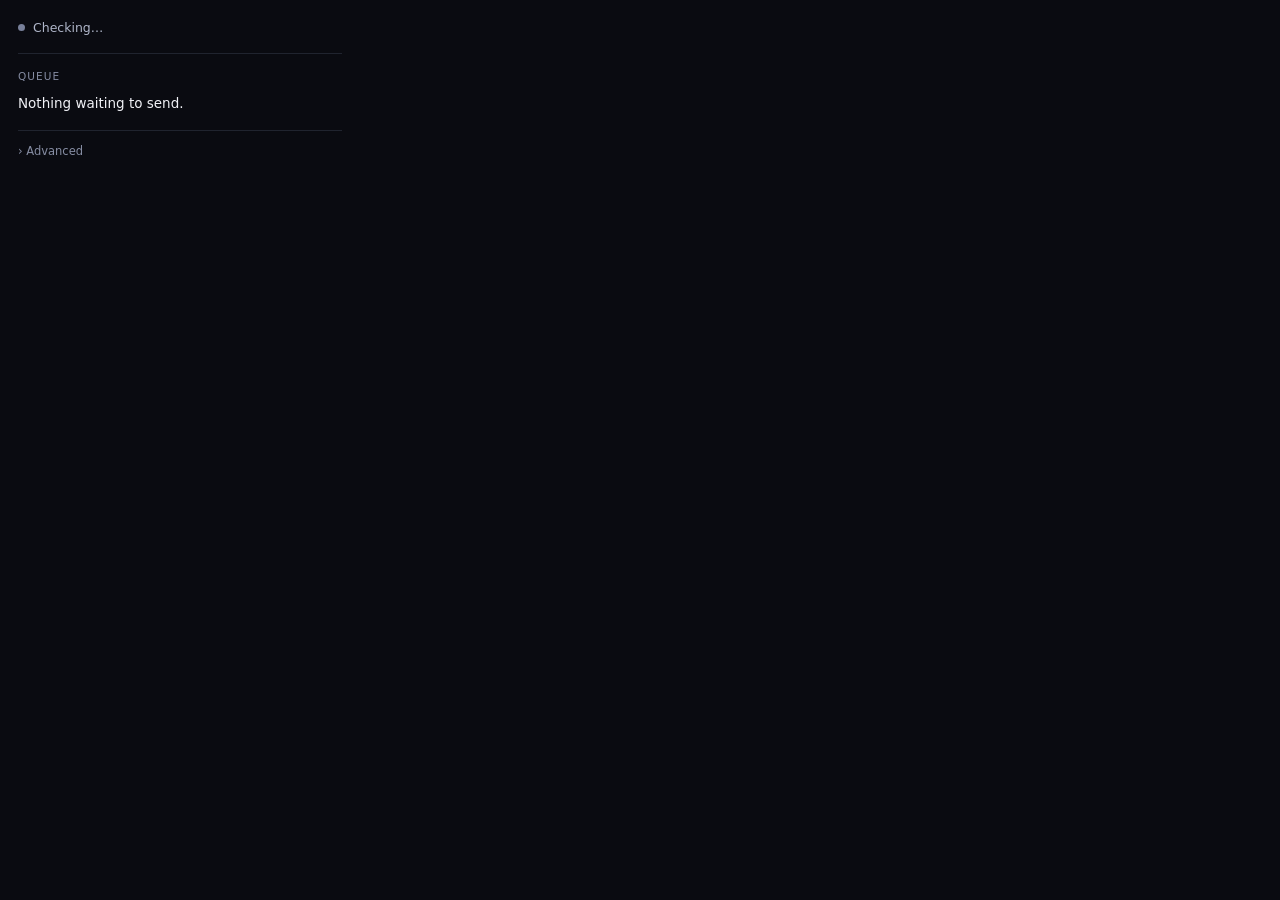
<file: extension/popup.html>
<!DOCTYPE html>
<html lang="en">
<head>
<meta charset="utf-8">
<style>
/* Subtractive by intent: no cards, no pills, no gradient headline. Hairline
   rules and one small-caps label carry the separation, type carries the
   hierarchy. The four tier colours mean what they mean in the report —
   confidence — and are never used for decoration. */
:root{
  --bg:#0A0B11; --ink:#F1F2F7; --ink-2:#AFB6C9; --muted:#868DA3;
  --line:#20242F; --field:#0F1118;
  --accent:#8B7BFF;                 /* matches the violet-accent tag */
  --observed:#3FC495;               /* green  — a fact we hold */
  --weak:#E0A93A;                   /* amber  — needs attention */
  --insufficient:#78809A;           /* grey   — not enough data */
  --negative:#C4433F;               /* red    — failing */
}
*{box-sizing:border-box}
body{margin:0;width:360px;background:var(--bg);color:var(--ink);
  font:14px/1.55 system-ui,-apple-system,"Segoe UI",sans-serif}
.wrap{padding:18px 18px 16px}

/* connection line */
header{display:flex;align-items:center;gap:8px;font-size:12.5px;color:var(--ink-2)}
.dot{width:7px;height:7px;border-radius:50%;background:var(--insufficient);flex:none}
.dot.on{background:var(--observed)}
.dot.warn{background:var(--weak)}

/* zones */
.zone{border-top:1px solid var(--line);margin-top:16px;padding-top:14px}
.label{font-size:10.5px;letter-spacing:.1em;text-transform:uppercase;
  color:var(--muted);margin:0 0 8px}
.headline{font-size:20px;line-height:1.25;margin:0 0 2px;letter-spacing:-.015em}
.line{margin:0 0 4px;font-size:13.5px}
.line.muted{color:var(--ink-2);font-size:12.5px}
.line.quiet{color:var(--insufficient);font-size:12.5px}

/* One stale application: the fact on the left, the action on the right. */
.stale-row{display:flex;align-items:baseline;justify-content:space-between;
  gap:10px;padding:8px 0;border-top:1px solid var(--line)}
.stale-row:first-child{border-top:0}
.stale-what{font-size:13px;min-width:0}
.stale-what b{font-weight:600}
.stale-when{display:block;font-size:11.5px;color:var(--insufficient);margin-top:1px}
.stale-go{flex:none;background:none;border:1px solid var(--line);color:var(--ink-2);
  border-radius:8px;padding:5px 10px;font-size:12px;font-weight:500;
  cursor:pointer;margin:0;width:auto}
.stale-go:hover{border-color:var(--muted);color:var(--ink)}

/* buttons */
button{width:100%;margin-top:12px;padding:10px;border:0;border-radius:9px;
  cursor:pointer;font:600 13px system-ui,-apple-system,"Segoe UI",sans-serif}
button.primary{background:var(--accent);color:#0A0B11}
button.ghost{background:none;border:1px solid var(--line);color:var(--ink-2);
  font-weight:500;margin-top:10px}
button.ghost:hover{border-color:var(--muted);color:var(--ink)}

/* advanced drawer */
details{margin-top:16px;border-top:1px solid var(--line);padding-top:12px}
summary{font-size:11.5px;color:var(--muted);cursor:pointer;list-style:none}
summary::-webkit-details-marker{display:none}
summary::before{content:"› ";color:var(--muted)}
details[open] summary::before{content:"⌄ "}
label{display:block;font-size:10.5px;color:var(--muted);margin:12px 0 5px;
  text-transform:uppercase;letter-spacing:.08em}
input{width:100%;padding:8px 10px;border-radius:8px;border:1px solid var(--line);
  background:var(--field);color:var(--ink);font:12px ui-monospace,monospace}
input:focus,textarea:focus{outline:2px solid var(--accent);outline-offset:1px}
textarea{width:100%;padding:8px 10px;border-radius:8px;
  border:1px solid var(--line);background:var(--field);color:var(--ink);
  font:11.5px/1.5 ui-monospace,monospace;resize:vertical}

/* Skill gap. Counts and named skills only — the numbers come from the server
   and are rendered as sent, with no sentence built around them here. */
.gap-head{display:flex;align-items:baseline;justify-content:space-between;
  gap:8px;margin-top:12px}
.gap-pct{font-size:20px;font-weight:650;letter-spacing:-.015em}
.gap-band{font-size:11px;letter-spacing:.09em;text-transform:uppercase;
  color:var(--muted)}
.gap-verdict{font-size:12.5px;color:var(--ink-2);margin:4px 0 0}
.gap-list{margin:10px 0 0;padding:0;list-style:none}
.gap-list li{font-size:13px;padding:6px 0;border-top:1px solid var(--line)}
.gap-list li:first-child{border-top:0}
.gap-list .need{color:var(--weak);font-size:11px;letter-spacing:.06em;
  text-transform:uppercase;margin-left:6px}
.gap-list .wks{display:block;font-size:11.5px;color:var(--insufficient);
  margin-top:1px}
.gap-note{font-size:11.5px;color:var(--insufficient);margin:10px 0 0;
  line-height:1.5}

.msg{font-size:11.5px;margin:12px 0 0;color:var(--muted);line-height:1.5}
.msg.warn{color:var(--weak)}
.hidden{display:none}
</style>
</head>
<body>
<div class="wrap">

  <header><span class="dot" id="dot"></span><span id="conn">Checking…</span></header>

  <button class="primary hidden" id="connect">Connect to RejectionIntel</button>
  <p class="msg hidden" id="connNote"></p>

  <section class="zone hidden" id="jobZone">
    <p class="label">This job</p>
    <p class="headline" id="jobTitle"></p>
    <p class="line muted" id="jobCompany"></p>
    <button class="ghost" id="capture">Capture this application</button>
    <button class="ghost" id="autofill">Fill the application form</button>
    <button class="ghost" id="analyze">Check this against my resume</button>
    <div id="gap"></div>
  </section>

  <section class="zone hidden" id="cohortZone">
    <p class="label">What the data says</p>
    <p class="line" id="benchLine"></p>
    <p class="line quiet" id="employerLine"></p>
  </section>

  <section class="zone hidden" id="staleZone">
    <p class="label">Gone quiet</p>
    <p class="line" id="staleLine"></p>
    <div id="staleList"></div>
  </section>

  <section class="zone" id="queueZone">
    <p class="label">Queue</p>
    <p class="line" id="queueLine">Nothing waiting to send.</p>
    <button class="ghost hidden" id="flush">Send them now</button>
  </section>

  <details id="adv">
    <summary>Advanced</summary>
    <label for="endpoint">Server</label>
    <input id="endpoint" placeholder="http://127.0.0.1:8000">
    <label for="token">API token (only if Connect can't reach the app)</label>
    <input id="token" type="password" placeholder="paste a token">
    <label for="resume">Resume text (used for the skills check)</label>
    <textarea id="resume" rows="4" placeholder="paste your resume text"></textarea>

    <label for="profile">Autofill profile (JSON, stays on this machine)</label>
    <textarea id="profile" rows="6"
      placeholder='{"first_name":"","last_name":"","email":"","phone":"","linkedin_url":"","location":""}'></textarea>

    <button class="ghost" id="save">Save</button>
    <button class="ghost" id="disconnect">Disconnect</button>
  </details>

  <p class="msg" id="msg"></p>
</div>

<script src="popup.js"></script>
</body>
</html>
</file>
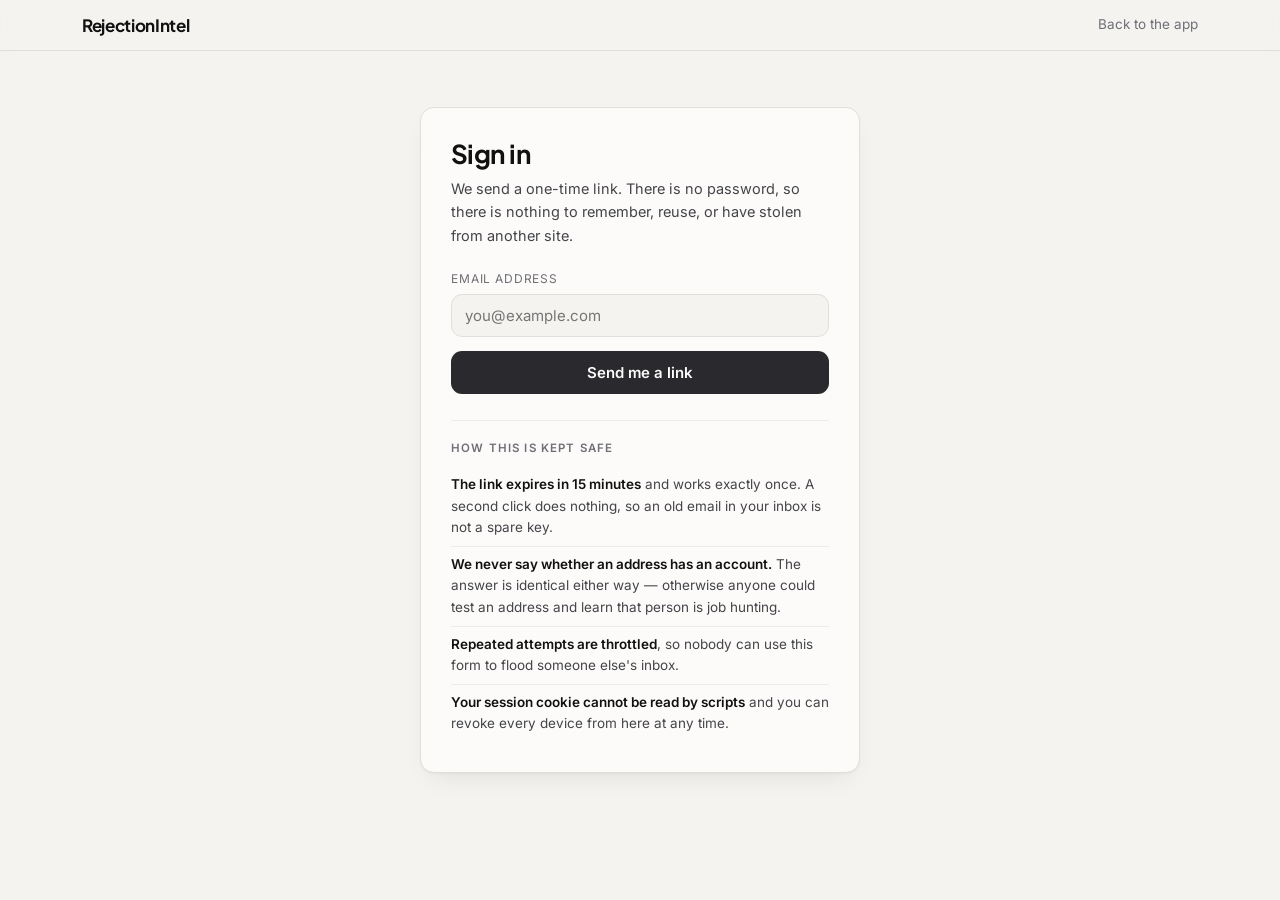
<file: site/signin.html>
<!DOCTYPE html>
<html lang="en">
<head>
<meta charset="utf-8">
<meta name="viewport" content="width=device-width, initial-scale=1">
<title>Sign in — RejectionIntel</title>
<meta name="description" content="Sign in to RejectionIntel with a one-time link. No password to remember, lose or reuse.">
<script>
(function(){
  try{
    var saved = localStorage.getItem('ri-theme');
    var sysDark = window.matchMedia && window.matchMedia('(prefers-color-scheme: dark)').matches;
    document.documentElement.setAttribute('data-theme', saved || (sysDark ? 'dark' : 'light'));
  }catch(e){ document.documentElement.setAttribute('data-theme','light'); }
})();
</script>
<link rel="preconnect" href="https://fonts.googleapis.com">
<link rel="preconnect" href="https://fonts.gstatic.com" crossorigin>
<link href="https://fonts.googleapis.com/css2?family=Plus+Jakarta+Sans:wght@600;700;800&family=Inter:wght@400;450;500;600&display=swap" rel="stylesheet">
<style>
:root{
  --bg:#F4F3F0;--card:#FCFBF9;--ink:#111112;--ink-2:#44454A;--muted:#6E7076;
  --line:#E0DFDA;--rule-soft:#ECEBE7;
  --accent:#2A2A2E;--accent-2:#111112;--accent-soft:#E8E7E2;--on-accent:#FCFBF9;
  --sem-strong:#0E8A5F;--sem-strong-bg:#E3F5ED;
  --sem-maybe:#C4820E;--sem-maybe-bg:#FBF1DE;
  --sem-none:#66666D;--sem-none-bg:#EDEFF4;
  --sem-neg:#C4433F;--sem-neg-bg:#FBEAEA;
  --display:'Plus Jakarta Sans',system-ui,sans-serif;
  --body:'Inter',system-ui,sans-serif;--mono:ui-monospace,monospace;
  --r:14px;--r-sm:11px;
  --shadow:0 1px 2px rgba(17,17,18,.04), 0 12px 28px -12px rgba(17,17,18,.10);
}
[data-theme="dark"]{
  --bg:#08080A;--card:#141416;--ink:#E8E8E4;--ink-2:#9A9AA1;--muted:#7E7E85;
  --line:#26262A;--rule-soft:#1C1C1F;
  --accent:#C7C7C9;--accent-2:#E8E8E4;--accent-soft:#1C1C1F;--on-accent:#08080A;
  --sem-strong:#3FC495;--sem-strong-bg:#10352A;
  --sem-maybe:#E0A93A;--sem-maybe-bg:#3A2E14;
  --sem-none:#8C8C93;--sem-none-bg:#1F1F23;
  --sem-neg:#F0776F;--sem-neg-bg:#3A1D1D;
  color-scheme:dark;
}
*{box-sizing:border-box}
body{margin:0;background:var(--bg);color:var(--ink);font:16px/1.6 var(--body);
  min-height:100vh;display:flex;flex-direction:column}

.nav{position:sticky;top:0;z-index:80;background:color-mix(in srgb,var(--bg) 86%,transparent);backdrop-filter:blur(12px) saturate(1.05);border-bottom:1px solid var(--line)}
.nav-in{max-width:1160px;margin:0 auto;padding:14px 22px;display:flex;
  align-items:center;justify-content:space-between}
.brand{font:700 17px var(--display);color:var(--ink);text-decoration:none;
  letter-spacing:-.02em}
.nav a.back{font-size:13.5px;color:var(--muted);text-decoration:none}
.nav a.back:hover{color:var(--ink)}

main{flex:1;display:flex;align-items:flex-start;justify-content:center;
  padding:56px 22px 40px}
.card{width:100%;max-width:440px;background:var(--card);border:1px solid var(--line);
  border-radius:var(--r);padding:30px;box-shadow:var(--shadow)}
h1{font:700 26px/1.2 var(--display);margin:0 0 8px;letter-spacing:-.02em}
.lede{color:var(--ink-2);font-size:14.5px;margin:0 0 22px}

label{display:block;font-size:12px;color:var(--muted);margin:0 0 6px;
  text-transform:uppercase;letter-spacing:.07em}
input[type=email]{width:100%;padding:11px 13px;border-radius:var(--r-sm);
  border:1px solid var(--line);background:var(--bg);color:var(--ink);
  font:15px var(--body)}
input[type=email]:focus{outline:2px solid var(--accent);outline-offset:1px}

button{width:100%;margin-top:14px;padding:12px;border:0;border-radius:var(--r-sm);
  background:var(--accent);color:var(--on-accent);font:600 15px var(--body);cursor:pointer}
button:hover{background:var(--accent-2)}
button[disabled]{opacity:.6;cursor:default}
button.ghost{background:none;border:1px solid var(--line);color:var(--ink-2);
  font-weight:500;margin-top:10px}

.state{margin-top:18px;padding:13px 15px;border-radius:var(--r-sm);font-size:14px;
  line-height:1.55;border:1px solid transparent}
.state.ok{background:var(--sem-strong-bg);color:var(--sem-strong)}
.state.warn{background:var(--sem-maybe-bg);color:var(--sem-maybe)}
.state.bad{background:var(--sem-neg-bg);color:var(--sem-neg)}
.state.flat{background:var(--sem-none-bg);color:var(--ink-2)}
.state a{color:inherit;font-family:var(--mono);font-size:12px;word-break:break-all}

.why{margin-top:26px;padding-top:20px;border-top:1px solid var(--rule-soft)}
.why h2{font:600 11.5px var(--body);letter-spacing:.1em;text-transform:uppercase;
  color:var(--muted);margin:0 0 12px}
.why ul{margin:0;padding:0;list-style:none}
.why li{font-size:13.5px;color:var(--ink-2);padding:7px 0;
  border-bottom:1px solid var(--rule-soft)}
.why li:last-child{border-bottom:0}
.why b{color:var(--ink);font-weight:600}

.signed{margin-top:18px;padding-top:18px;border-top:1px solid var(--rule-soft);
  font-size:13.5px;color:var(--ink-2)}
.hidden{display:none}
</style>
</head>
<body>

<nav class="nav">
  <div class="nav-in">
    <a class="brand" href="/">RejectionIntel</a>
    <a class="back" href="/app">Back to the app</a>
  </div>
</nav>

<main>
  <div class="card">

    <h1>Sign in</h1>
    <p class="lede">We send a one-time link. There is no password, so there is
      nothing to remember, reuse, or have stolen from another site.</p>

    <form id="form" autocomplete="on">
      <label for="email">Email address</label>
      <input id="email" name="email" type="email" required
             autocomplete="email" placeholder="you@example.com">
      <button type="submit" id="submit">Send me a link</button>
    </form>

    <div class="state hidden" id="state"></div>

    <div class="signed hidden" id="signed">
      <p id="signedAs" style="margin:0 0 10px"></p>
      <button class="ghost" id="logoutAll">Sign out on every device</button>
    </div>

    <div class="why">
      <h2>How this is kept safe</h2>
      <ul>
        <li><b>The link expires in 15 minutes</b> and works exactly once. A
          second click does nothing, so an old email in your inbox is not a
          spare key.</li>
        <li><b>We never say whether an address has an account.</b> The answer
          is identical either way — otherwise anyone could test an address and
          learn that person is job hunting.</li>
        <li><b>Repeated attempts are throttled</b>, so nobody can use this form
          to flood someone else's inbox.</li>
        <li><b>Your session cookie cannot be read by scripts</b> and you can
          revoke every device from here at any time.</li>
      </ul>
    </div>

  </div>
</main>

<script>
const $ = (id) => document.getElementById(id);

function show(el, cls, html) {
  el.className = "state " + cls;
  el.innerHTML = html;
  el.classList.remove("hidden");
}

/* Reflect what the verify redirect told us, so an expired link explains
   itself here rather than dumping the user on the app with a query string. */
const params = new URLSearchParams(location.search);
if (params.get("auth") === "expired") {
  show($("state"), "warn",
    "That link has expired or was already used. Enter your address and " +
    "we'll send a fresh one.");
}

async function refreshMe() {
  try {
    const me = await (await fetch("/api/auth/me")).json();
    if (me.signed_in) {
      $("signedAs").textContent = "Signed in as " + me.display + ".";
      $("signed").classList.remove("hidden");
    }
  } catch (e) { /* offline; the form still works */ }
}
refreshMe();

$("form").addEventListener("submit", async (e) => {
  e.preventDefault();
  const email = $("email").value.trim();
  if (!email) return;

  $("submit").disabled = true;
  $("submit").textContent = "Sending…";

  try {
    const body = new FormData();
    body.append("email", email);
    const res = await fetch("/api/auth/request", { method: "POST", body });
    const data = await res.json();

    if (res.status === 429) {
      show($("state"), "warn", data.detail || "Too many attempts. Try later.");
    } else if (!res.ok) {
      show($("state"), "bad", data.detail || "Something went wrong.");
    } else if (data.mode === "console") {
      // Development: no mail provider is configured and pretending otherwise
      // would send the user to an inbox that will never receive anything.
      show($("state"), "flat",
        "No mail provider is configured on this server, so the link is " +
        "below instead of in your inbox.<br><a href=\\"" + data.link +
        "\\">Open the sign-in link</a>");
    } else {
      show($("state"), "ok",
        "If that address is valid, a link is on its way. It expires in 15 " +
        "minutes and works once. Check your spam folder if it does not " +
        "arrive.");
    }
  } catch (err) {
    show($("state"), "bad", "Could not reach the server.");
  }

  $("submit").disabled = false;
  $("submit").textContent = "Send me a link";
});

$("logoutAll").addEventListener("click", async () => {
  const res = await fetch("/api/auth/logout-everywhere", { method: "POST" });
  const data = await res.json();
  if (res.ok) {
    $("signed").classList.add("hidden");
    show($("state"), "flat", data.note || "Signed out everywhere.");
  } else {
    show($("state"), "bad", data.detail || "Could not sign out.");
  }
});
</script>

</body>
</html>
</file>
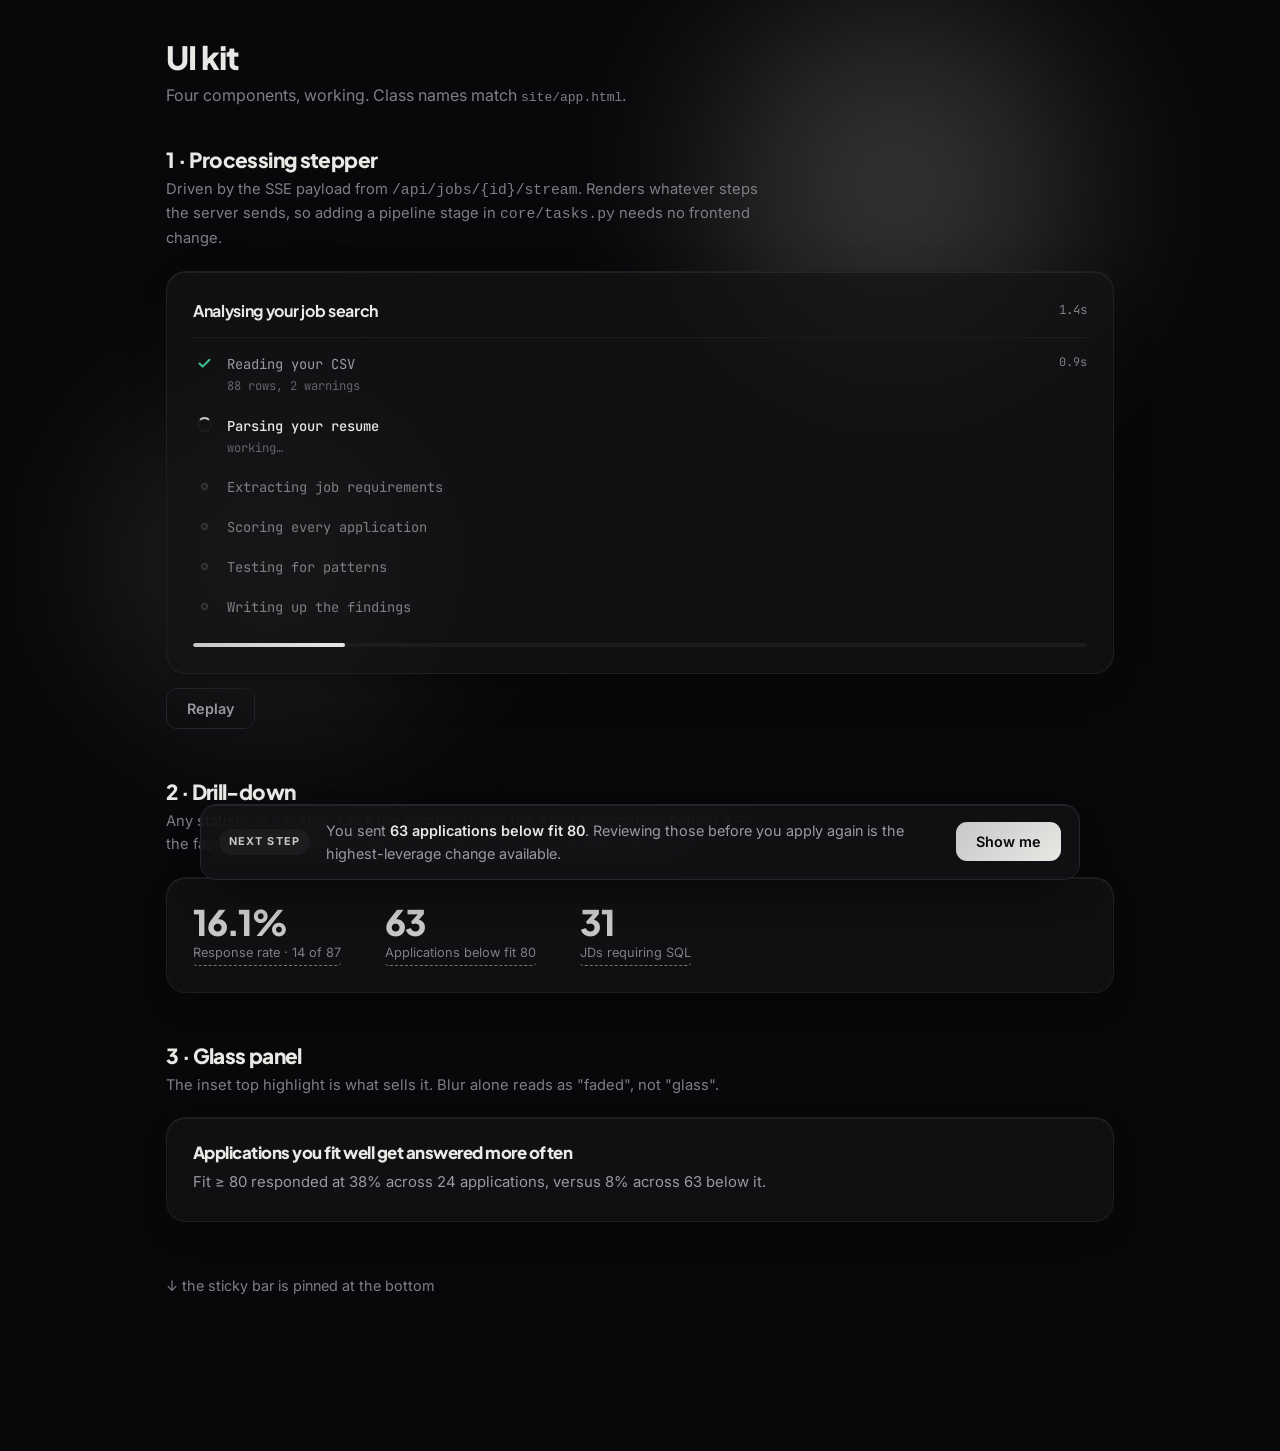
<file: site/ui-kit.html>
<!DOCTYPE html>
<html lang="en" data-theme="dark">
<head>
<meta charset="utf-8">
<meta name="viewport" content="width=device-width, initial-scale=1">
<title>RejectionIntel — UI kit</title>
<link href="https://fonts.googleapis.com/css2?family=Plus+Jakarta+Sans:wght@600;700;800&family=Inter:wght@400;450;500;600&family=JetBrains+Mono:wght@400;500&display=swap" rel="stylesheet">
<style>
/* ============================================================
   Reference implementations for the four UI pieces. Everything
   here is copy-pasteable into site/app.html — the class names and
   tokens already match. Open this file directly in a browser to
   see all four working against mock data.
   ============================================================ */
:root{
  --bg:#F4F3F0;--card:#FCFBF9;--ink:#111112;--ink-2:#44454A;--muted:#6E7076;
  --line:#E0DFDA;--line-2:#ECEBE7;
  --accent:#2A2A2E;--accent-2:#111112;--accent-soft:#E8E7E2;--on-accent:#FCFBF9;--accent-ink:#3A3A3F;
  --ok:#0E8A5F;--warn:#C4820E;--none:#7F7F86;
  --display:'Plus Jakarta Sans',system-ui,sans-serif;
  --body:'Inter',system-ui,sans-serif;--mono:'JetBrains Mono',monospace;
}
[data-theme="dark"]{
  --bg:#08080A;--card:#141416;--ink:#E8E8E4;--ink-2:#9A9AA1;--muted:#7E7E85;
  --line:#26262A;--line-2:#1C1C1F;
  --accent:#C7C7C9;--accent-2:#E8E8E4;--accent-soft:#1C1C1F;--on-accent:#08080A;--accent-ink:#C7C7C9;
  --ok:#3FC495;--warn:#E0A93A;--none:#8C8C93;
  color-scheme:dark;
}
*,*::before,*::after{box-sizing:border-box}
body{margin:0;background:var(--bg);color:var(--ink);font-family:var(--body);line-height:1.6;-webkit-font-smoothing:antialiased}
h1,h2,h3{font-family:var(--display);font-weight:800;letter-spacing:-.03em;margin:0;line-height:1.1}
.wrap{max-width:1000px;margin:0 auto;padding:40px 26px 140px}
.demo{margin-bottom:52px}
.demo > h2{font-size:1.3rem;margin-bottom:6px}
.demo > p{color:var(--muted);font-size:.92rem;margin:0 0 20px;max-width:66ch}
:focus-visible{outline:2.5px solid var(--accent);outline-offset:3px;border-radius:6px}

/* ============================================================
   1. GLASSMORPHISM
   The trick that makes glass read as glass is the 1px inset
   highlight on the top edge, not the blur. Without it a
   translucent panel just looks faded.
   ============================================================ */
.glass{
  background:color-mix(in srgb,var(--card) 72%,transparent);
  backdrop-filter:blur(18px) saturate(1.5);
  -webkit-backdrop-filter:blur(18px) saturate(1.5);
  border:1px solid color-mix(in srgb,var(--line) 70%,transparent);
  border-radius:20px;
  box-shadow:0 1px 0 0 rgba(255,255,255,.55) inset,
             0 10px 34px -18px rgba(17,17,18,.45);
  padding:26px;
}
[data-theme="dark"] .glass{box-shadow:0 1px 0 0 rgba(255,255,255,.07) inset,0 14px 40px -20px rgba(0,0,0,.75)}

/* soft radial wash behind everything */
.aura{position:fixed;inset:0;z-index:-1;pointer-events:none;overflow:hidden}
.aura span{position:absolute;border-radius:50%;filter:blur(80px)}
.a1{width:44vw;height:40vw;right:8%;top:-8%;background:radial-gradient(circle,rgba(232,232,228,.28),transparent 68%)}
.a2{width:38vw;height:34vw;left:2%;top:38%;background:radial-gradient(circle,rgba(199,199,201,.22),transparent 68%)}

/* ============================================================
   2. PROGRESS STEPPER — terminal styling
   ============================================================ */
.stepper{font-family:var(--mono);font-size:.86rem}
.stepper-head{display:flex;justify-content:space-between;align-items:center;gap:14px;padding-bottom:14px;margin-bottom:6px;border-bottom:1px solid var(--line-2)}
.stepper-title{font-family:var(--display);font-size:1rem;font-weight:700;letter-spacing:-.02em}
.stepper-elapsed{color:var(--muted);font-size:.78rem}
.stp{display:grid;grid-template-columns:22px 1fr auto;gap:12px;align-items:start;padding:9px 0}
.stp-icon{width:22px;height:22px;display:grid;place-items:center;margin-top:-1px}
.stp-label{color:var(--muted);transition:color .2s}
.stp-detail{display:block;font-size:.76rem;color:var(--muted);opacity:.75;margin-top:2px}
.stp-time{color:var(--muted);font-size:.74rem;font-variant-numeric:tabular-nums}

.stp[data-state="active"] .stp-label{color:var(--ink);font-weight:500}
.stp[data-state="done"]   .stp-label{color:var(--ink-2)}
.stp[data-state="failed"] .stp-label{color:#E5484D}
.stp[data-state="skipped"] .stp-label{color:var(--muted);text-decoration:line-through;text-decoration-thickness:1px}

.dot-pending{width:7px;height:7px;border-radius:50%;background:var(--line);border:1px solid var(--muted);opacity:.5}
.spinner{width:15px;height:15px;border-radius:50%;border:2px solid var(--accent-soft);border-top-color:var(--accent);animation:spin .7s linear infinite}
@keyframes spin{to{transform:rotate(360deg)}}
.tick{width:15px;height:15px;color:var(--ok)}
.cross{width:15px;height:15px;color:#E5484D}

/* the active row gets a faint sweep so it reads as "working" */
.stp[data-state="active"]{position:relative;overflow:hidden;border-radius:8px}
.stp[data-state="active"]::after{
  content:"";position:absolute;inset:0;pointer-events:none;
  background:linear-gradient(90deg,transparent,color-mix(in srgb,var(--accent) 12%,transparent),transparent);
  transform:translateX(-100%);animation:sweep 1.6s ease-in-out infinite;
}
@keyframes sweep{to{transform:translateX(100%)}}

.bar{height:4px;border-radius:999px;background:var(--line-2);overflow:hidden;margin-top:16px}
.bar-fill{height:100%;border-radius:999px;background:linear-gradient(90deg,var(--accent),var(--accent-2));transition:width .45s cubic-bezier(.2,.8,.3,1)}

/* ============================================================
   3. DRILL-DOWN MODAL
   ============================================================ */
.drill{
  cursor:pointer;border:0;background:none;padding:0;font:inherit;color:inherit;text-align:left;
  border-bottom:1.5px dashed color-mix(in srgb,var(--accent) 55%,transparent);
  transition:background .15s;border-radius:4px;
}
.drill:hover{background:var(--accent-soft)}
.kpi-v{font-family:var(--display);font-size:2.2rem;font-weight:800;letter-spacing:-.04em;color:var(--accent);display:block;line-height:1}
.kpi-l{font-size:.8rem;color:var(--muted)}

dialog.modal{
  border:0;padding:0;background:transparent;max-width:min(760px,94vw);width:100%;
  color:var(--ink);
}
dialog.modal::backdrop{background:rgba(6,7,12,.62);backdrop-filter:blur(5px)}
.modal-inner{
  background:color-mix(in srgb,var(--card) 88%,transparent);
  backdrop-filter:blur(22px) saturate(1.5);
  border:1px solid var(--line);border-radius:20px;overflow:hidden;
  box-shadow:0 1px 0 0 rgba(255,255,255,.5) inset,0 30px 70px -24px rgba(0,0,0,.6);
  animation:pop .22s cubic-bezier(.2,.9,.3,1);
}
[data-theme="dark"] .modal-inner{box-shadow:0 1px 0 0 rgba(255,255,255,.07) inset,0 30px 70px -24px rgba(0,0,0,.85)}
@keyframes pop{from{opacity:0;transform:translateY(14px) scale(.985)}}
.modal-head{display:flex;justify-content:space-between;align-items:flex-start;gap:16px;padding:22px 24px;border-bottom:1px solid var(--line-2)}
.modal-head h3{font-size:1.15rem}
.modal-head p{margin:6px 0 0;font-size:.87rem;color:var(--muted)}
.modal-x{background:none;border:1px solid var(--line);color:var(--muted);width:32px;height:32px;border-radius:9px;cursor:pointer;flex:none;font-size:1rem;line-height:1}
.modal-x:hover{color:var(--ink);border-color:var(--muted)}
.modal-body{max-height:min(56vh,460px);overflow:auto;padding:6px 8px 8px}
.mrow{display:grid;grid-template-columns:1fr auto auto;gap:14px;align-items:center;padding:11px 16px;border-radius:10px}
.mrow:hover{background:color-mix(in srgb,var(--accent) 7%,transparent)}
.mrow-title{font-weight:500;font-size:.93rem}
.mrow-sub{font-size:.79rem;color:var(--muted)}
.mrow-fit{font-family:var(--mono);font-size:.88rem;font-variant-numeric:tabular-nums}
.chip{font-size:.7rem;font-weight:600;padding:3px 9px;border-radius:999px;white-space:nowrap}
.chip-ok{background:color-mix(in srgb,var(--ok) 16%,transparent);color:var(--ok)}
.chip-no{background:color-mix(in srgb,var(--none) 16%,transparent);color:var(--none)}
.modal-foot{padding:14px 24px;border-top:1px solid var(--line-2);font-size:.8rem;color:var(--muted);display:flex;justify-content:space-between;gap:12px;flex-wrap:wrap}

/* ============================================================
   4. STICKY ACTION BAR
   ============================================================ */
.sticky-bar{
  position:fixed;left:50%;transform:translateX(-50%);bottom:20px;z-index:60;
  width:min(880px,calc(100vw - 32px));
  display:flex;align-items:center;gap:16px;flex-wrap:wrap;
  background:color-mix(in srgb,var(--card) 78%,transparent);
  backdrop-filter:blur(20px) saturate(1.6);
  border:1px solid var(--line);border-radius:16px;padding:14px 18px;
  box-shadow:0 1px 0 0 rgba(255,255,255,.5) inset,0 18px 44px -20px rgba(0,0,0,.5);
}
[data-theme="dark"] .sticky-bar{box-shadow:0 1px 0 0 rgba(255,255,255,.07) inset,0 18px 44px -20px rgba(0,0,0,.85)}
.sticky-tag{font-size:.68rem;font-weight:700;letter-spacing:.1em;text-transform:uppercase;color:var(--accent-ink);background:var(--accent-soft);padding:4px 10px;border-radius:999px;flex:none}
.sticky-text{flex:1;min-width:220px;font-size:.9rem;color:var(--ink-2)}
.sticky-text b{color:var(--ink);font-weight:600}
.btn{background:linear-gradient(140deg,var(--accent),var(--accent-2));color:var(--on-accent);border:0;font-family:var(--body);font-weight:600;font-size:.9rem;padding:11px 20px;border-radius:11px;cursor:pointer;white-space:nowrap}
.btn-quiet{background:none;border:1px solid var(--line);color:var(--ink-2)}
</style>
</head>
<body>
<div class="aura"><span class="a1"></span><span class="a2"></span></div>

<div class="wrap">
  <h1 style="font-size:2rem;margin-bottom:8px">UI kit</h1>
  <p style="color:var(--muted);margin:0 0 40px">Four components, working. Class names match <code>site/app.html</code>.</p>

  <!-- 1 ------------------------------------------------------------- -->
  <section class="demo">
    <h2>1 · Processing stepper</h2>
    <p>Driven by the SSE payload from <code>/api/jobs/{id}/stream</code>. Renders whatever steps the server sends, so adding a pipeline stage in <code>core/tasks.py</code> needs no frontend change.</p>
    <div class="glass">
      <div class="stepper">
        <div class="stepper-head">
          <span class="stepper-title">Analysing your job search</span>
          <span class="stepper-elapsed" id="elapsed">0.0s</span>
        </div>
        <div id="steps"></div>
        <div class="bar"><div class="bar-fill" id="bar" style="width:0%"></div></div>
      </div>
    </div>
    <button class="btn btn-quiet" style="margin-top:14px" onclick="runDemo()">Replay</button>
  </section>

  <!-- 2 ------------------------------------------------------------- -->
  <section class="demo">
    <h2>2 · Drill-down</h2>
    <p>Any statistic is a button. Click the number to see the exact applications behind it — the fastest way to make someone trust a figure is to show them the rows.</p>
    <div class="glass" style="display:flex;gap:44px;flex-wrap:wrap">
      <div>
        <button class="drill" onclick="openDrill('responded')">
          <span class="kpi-v">16.1%</span>
          <span class="kpi-l">Response rate · 14 of 87</span>
        </button>
      </div>
      <div>
        <button class="drill" onclick="openDrill('nofit')">
          <span class="kpi-v">63</span>
          <span class="kpi-l">Applications below fit 80</span>
        </button>
      </div>
      <div>
        <button class="drill" onclick="openDrill('sql')">
          <span class="kpi-v">31</span>
          <span class="kpi-l">JDs requiring SQL</span>
        </button>
      </div>
    </div>
  </section>

  <!-- 3 ------------------------------------------------------------- -->
  <section class="demo">
    <h2>3 · Glass panel</h2>
    <p>The inset top highlight is what sells it. Blur alone reads as "faded", not "glass".</p>
    <div class="glass">
      <h3 style="font-size:1.05rem;margin-bottom:8px">Applications you fit well get answered more often</h3>
      <p style="margin:0;color:var(--ink-2);font-size:.93rem">Fit ≥ 80 responded at 38% across 24 applications, versus 8% across 63 below it.</p>
    </div>
  </section>

  <p style="color:var(--muted);font-size:.9rem">↓ the sticky bar is pinned at the bottom</p>
</div>

<!-- 4 ---------------------------------------------------------------- -->
<div class="sticky-bar">
  <span class="sticky-tag">Next step</span>
  <span class="sticky-text">You sent <b>63 applications below fit 80</b>. Reviewing those before you apply again is the highest-leverage change available.</span>
  <button class="btn" onclick="openDrill('nofit')">Show me</button>
</div>

<dialog class="modal" id="modal">
  <div class="modal-inner">
    <div class="modal-head">
      <div><h3 id="mTitle"></h3><p id="mSub"></p></div>
      <button class="modal-x" onclick="document.getElementById('modal').close()" aria-label="Close">✕</button>
    </div>
    <div class="modal-body" id="mBody"></div>
    <div class="modal-foot"><span id="mFoot"></span><span>Esc to close</span></div>
  </div>
</dialog>

<script>
/* ---------- mock data; in the app this comes from the analyze payload ---------- */
var APPS = [
  {company:"Corvus Systems", title:"Senior PM, Platform", fit:91, responded:true,  stage:"interview", sql:true},
  {company:"Northwind Data",  title:"Product Manager, Data", fit:88, responded:true,  stage:"screen",   sql:true},
  {company:"Lumen Labs",      title:"Product Manager",       fit:84, responded:true,  stage:"screen",   sql:false},
  {company:"Pinehold",        title:"Senior Product Manager",fit:81, responded:false, stage:"submitted",sql:true},
  {company:"Vantage Grid",    title:"Group Product Manager", fit:72, responded:false, stage:"submitted",sql:true},
  {company:"Blue Harbor",     title:"Principal PM",          fit:64, responded:false, stage:"submitted",sql:false},
  {company:"Mercato",         title:"Director of Product",   fit:51, responded:false, stage:"submitted",sql:true},
  {company:"Falconry",        title:"Product Manager, Growth",fit:44,responded:false, stage:"submitted",sql:false}
];

var VIEWS = {
  responded: {t:"Applications that got a response",
              s:"14 of 87 · the numerator behind your 16.1% response rate",
              f:function(a){return a.responded}},
  nofit:     {t:"Applications below fit 80",
              s:"63 of 87 · these are where your response rate collapses",
              f:function(a){return a.fit < 80}},
  sql:       {t:"Job descriptions requiring SQL",
              s:"31 of 87 · required, not preferred",
              f:function(a){return a.sql}}
};

function openDrill(key){
  var v = VIEWS[key], rows = APPS.filter(v.f);
  document.getElementById('mTitle').textContent = v.t;
  document.getElementById('mSub').textContent = v.s;
  document.getElementById('mBody').innerHTML = rows.map(function(a){
    return '<div class="mrow">'
      + '<div><div class="mrow-title">' + esc(a.company) + '</div>'
      + '<div class="mrow-sub">' + esc(a.title) + '</div></div>'
      + '<span class="mrow-fit">fit ' + a.fit + '</span>'
      + '<span class="chip ' + (a.responded ? 'chip-ok' : 'chip-no') + '">'
      + esc(a.responded ? a.stage : 'no response') + '</span></div>';
  }).join('');
  document.getElementById('mFoot').textContent =
    rows.length + ' shown (sample data — the real modal lists all of them)';
  document.getElementById('modal').showModal();
}
function esc(s){return String(s).replace(/[&<>"']/g,function(c){
  return {'&':'&amp;','<':'&lt;','>':'&gt;','"':'&quot;',"'":'&#39;'}[c];});}

/* click the backdrop to dismiss — <dialog> doesn't do this natively */
document.getElementById('modal').addEventListener('click', function(e){
  if(e.target === this) this.close();
});

/* ---------- stepper ---------- */
var ICONS = {
  pending:'<span class="dot-pending"></span>',
  active :'<span class="spinner"></span>',
  done   :'<svg class="tick" viewBox="0 0 24 24" fill="none" stroke="currentColor" stroke-width="3.2" stroke-linecap="round" stroke-linejoin="round"><path d="M20 6 9 17l-5-5"/></svg>',
  skipped:'<span class="dot-pending"></span>',
  failed :'<svg class="cross" viewBox="0 0 24 24" fill="none" stroke="currentColor" stroke-width="3.2" stroke-linecap="round"><path d="M18 6 6 18M6 6l12 12"/></svg>'
};

/* Renders the server's payload verbatim. No step list lives in the frontend. */
function renderSteps(payload){
  document.getElementById('steps').innerHTML = payload.steps.map(function(s){
    return '<div class="stp" data-state="' + s.state + '">'
      + '<span class="stp-icon">' + ICONS[s.state] + '</span>'
      + '<span><span class="stp-label">' + esc(s.label) + '</span>'
      + (s.detail ? '<span class="stp-detail">' + esc(s.detail) + '</span>' : '') + '</span>'
      + '<span class="stp-time">' + (s.seconds != null ? s.seconds.toFixed(1) + 's' : '') + '</span>'
      + '</div>';
  }).join('');
  var settled = payload.steps.filter(function(s){
    return s.state === 'done' || s.state === 'skipped' || s.state === 'failed'; }).length;
  document.getElementById('bar').style.width =
    Math.round(settled / payload.steps.length * 100) + '%';
  document.getElementById('elapsed').textContent = payload.elapsed.toFixed(1) + 's';
}

/* Real wiring — one function, that's the whole integration:
     var es = new EventSource('/api/jobs/' + id + '/stream');
     es.addEventListener('progress', e => renderSteps(JSON.parse(e.data)));
     es.addEventListener('done', e => { es.close(); render(JSON.parse(e.data).result); });
   Below is a local simulation so this file runs standalone.        */
var SCRIPT = [
  ["ingest",  "88 rows, 2 warnings",      900],
  ["resume",  "8.6 yrs · 9 skills",       700],
  ["jobs",    "12 cached · 76 extracted", 2200],
  ["fit",     "88 scored",                600],
  ["stats",   "9 hypotheses · BH applied",900],
  ["narrate", "gemini · 5 calls",         1400]
];
var timer;
function runDemo(){
  clearInterval(timer);
  var t0 = Date.now(), i = -1, elapsedAt = 0;
  var state = SCRIPT.map(function(s){
    return {key:s[0], label:LABELS[s[0]], state:'pending', detail:'', seconds:null}; });

  function tick(){
    var payload = {steps:state, elapsed:(Date.now()-t0)/1000};
    renderSteps(payload);
  }
  function advance(){
    if(i >= 0){ state[i].state='done'; state[i].detail=SCRIPT[i][1];
                state[i].seconds=SCRIPT[i][2]/1000; }
    i++;
    if(i >= SCRIPT.length){ tick(); clearInterval(timer); return; }
    state[i].state='active'; state[i].detail='working…';
    tick();
    setTimeout(advance, SCRIPT[i][2]);
  }
  timer = setInterval(tick, 100);
  advance();
}
var LABELS = {ingest:"Reading your CSV", resume:"Parsing your resume",
  jobs:"Extracting job requirements", fit:"Scoring every application",
  stats:"Testing for patterns", narrate:"Writing up the findings"};
runDemo();
</script>
</body>
</html>
</file>
